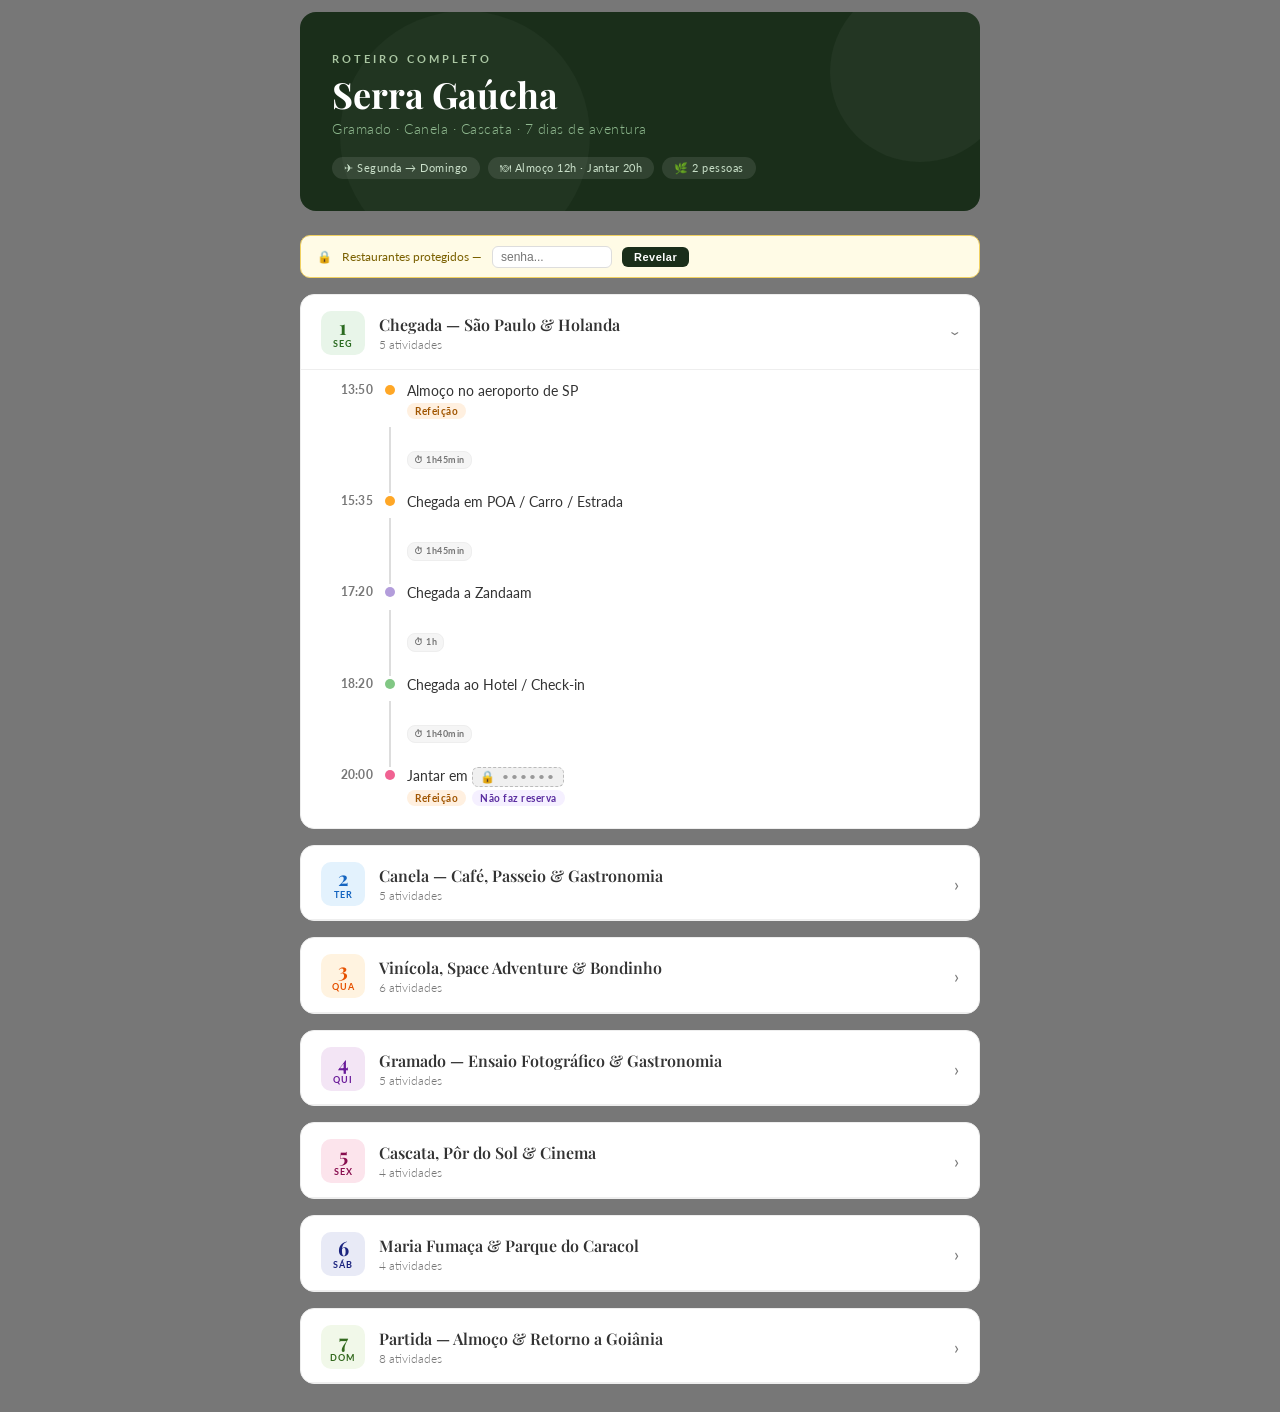
<file: index.html>
<head>
<meta name="viewport" content="width=device-width, initial-scale=1.0">
<style>
  @import url('https://fonts.googleapis.com/css2?family=Playfair+Display:wght@400;600;700&family=Lato:wght@300;400;700&display=swap');
  
  :root {
    --color-background-primary: #ffffff;
    --color-background-secondary: #f5f5f5;
    --color-text-primary: #333333;
    --color-text-secondary: #777777;
    --color-border-secondary: #dddddd;
    --color-border-tertiary: #eeeeee;
  }

  *, *::before, *::after { box-sizing: border-box; }

  body { background: #777777; margin: 0; padding: 12px; }

  .rt-wrap { font-family: 'Lato', sans-serif; color: var(--color-text-primary); max-width: 680px; margin: 0 auto; width: 100%; }

  .rt-header {
    background: #1a2e1a; border-radius: 16px; padding: 2.5rem 2rem 2rem;
    margin-bottom: 1.5rem; position: relative; overflow: hidden;
  }
  .rt-header::before { content:''; position:absolute; top:-30px; right:-30px; width:180px; height:180px; border-radius:50%; background:rgba(255,255,255,0.04); }
  .rt-header::after { content:''; position:absolute; bottom:-50px; left:40px; width:250px; height:250px; border-radius:50%; background:rgba(255,255,255,0.03); }
  .rt-header-label { font-size:11px; font-weight:700; letter-spacing:3px; color:#a8c5a0; text-transform:uppercase; margin-bottom:0.5rem; }
  .rt-header-title { font-family:'Playfair Display',serif; font-size:36px; font-weight:700; color:#fff; margin:0 0 0.25rem; line-height:1.2; }
  .rt-header-sub { font-size:14px; color:#8db88d; font-weight:300; letter-spacing:0.5px; }
  .rt-header-tags { display:flex; gap:8px; margin-top:1.25rem; flex-wrap:wrap; }
  .rt-tag { background:rgba(255,255,255,0.1); color:#c8dfc8; font-size:11px; padding:4px 12px; border-radius:20px; font-weight:400; letter-spacing:0.5px; }

  .rt-day-card { background:var(--color-background-primary); border:0.5px solid var(--color-border-tertiary); border-radius:14px; margin-bottom:1rem; overflow:hidden; }
  .rt-day-header { display:flex; align-items:center; gap:14px; padding:1rem 1.25rem 0.85rem; border-bottom:0.5px solid var(--color-border-tertiary); cursor:pointer; user-select:none; }
  .rt-day-badge { width:44px; height:44px; border-radius:10px; display:flex; flex-direction:column; align-items:center; justify-content:center; flex-shrink:0; }
  .rt-day-badge .day-num { font-family:'Playfair Display',serif; font-size:20px; font-weight:700; line-height:1; }
  .rt-day-badge .day-abbr { font-size:9px; font-weight:700; letter-spacing:1px; text-transform:uppercase; margin-top:1px; }
  .rt-day-info { flex:1; }
  .rt-day-name { font-family:'Playfair Display',serif; font-size:16px; font-weight:600; margin:0 0 2px; }
  .rt-day-count { font-size:12px; color:var(--color-text-secondary); font-weight:300; }
  .rt-chevron { font-size:18px; color:var(--color-text-secondary); transition:transform 0.2s; display:inline-block; }
  .rt-chevron.open { transform:rotate(90deg); }

  .rt-events { padding:0.75rem 1.25rem 0.85rem; display:none; }
  .rt-events.open { display:block; }

  /* Each event row */
  .rt-event { display:flex; gap:12px; align-items:flex-start; }

  /* Connector between events */
  .rt-connector {
    display:flex; gap:12px; align-items:center;
    padding: 0 0;
  }

  .rt-time-col { min-width:52px; text-align:right; flex-shrink:0; }
  .rt-time { font-size:12px; font-weight:700; color:var(--color-text-secondary); letter-spacing:0.3px; }

  .rt-connector-time-col { min-width:52px; flex-shrink:0; }

  /* Dot + line column */
  .rt-dot-col { display:flex; flex-direction:column; align-items:center; flex-shrink:0; padding-top:3px; }
  .rt-dot { width:10px; height:10px; border-radius:50%; flex-shrink:0; }

  /* Connector vertical section */
  .rt-connector-dot-col {
    display:flex; flex-direction:column; align-items:center; flex-shrink:0;
    width:10px;
  }
  .rt-connector-line {
    width:1.5px; height:22px; background: var(--color-border-secondary);
  }
  .rt-connector-badge {
    font-size:9px; font-weight:700; letter-spacing:0.5px;
    color: var(--color-text-secondary);
    background: var(--color-background-secondary);
    border: 0.5px solid var(--color-border-tertiary);
    border-radius: 8px;
    padding: 2px 6px;
    white-space: nowrap;
    line-height:1.4;
  }
  .rt-connector-line-bottom {
    width:1.5px; height:22px; background: var(--color-border-secondary);
  }
  .rt-connector-mid {
    display:flex; align-items:center; gap:8px; flex:1; padding: 2px 0;
  }

  .rt-event-info { flex:1; padding-bottom: 4px; }
  .rt-event-name { font-size:13.5px; font-weight:400; margin:0 0 3px; color:var(--color-text-primary); line-height:1.35; }
  .rt-event-meta { display:flex; gap:6px; align-items:center; flex-wrap:wrap; margin-bottom:4px; }

  .rt-pill { font-size:10px; font-weight:700; padding:2px 8px; border-radius:20px; letter-spacing:0.5px; }
  .pill-meal { background:#fff0e0; color:#a05500; }
  .pill-prime-qr { background:#e6f0ff; color:#1a4fa0; }
  .pill-reserved { background:#f0f9ef; color:#2a6a20; }
  .pill-free { background:#f5f0ff; color:#5a2da0; }

  .rt-subitems { margin-top:6px; padding-left:4px; }
  .rt-subitem-toggle { font-size:11px; color:var(--color-text-secondary); cursor:pointer; display:flex; align-items:center; gap:4px; margin-bottom:4px; user-select:none; }
  .rt-subitem-toggle:hover { color:var(--color-text-primary); }
  .rt-subitem-toggle .sub-chevron { font-size:10px; display:inline-block; transition:transform 0.15s; }
  .rt-subitem-toggle .sub-chevron.open { transform:rotate(90deg); }
  .rt-subitem-list { display:none; padding:4px 0 2px 12px; border-left:2px solid var(--color-border-tertiary); }
  .rt-subitem-list.open { display:block; }
  .rt-subitem { font-size:12px; color:var(--color-text-secondary); padding:3px 0; display:flex; align-items:center; gap:6px; }
  .rt-subitem::before { content:''; width:5px; height:5px; border-radius:50%; background:var(--color-border-secondary); flex-shrink:0; }

  .rt-footer { background:var(--color-background-secondary); border-radius:12px; padding:1rem 1.25rem; display:flex; justify-content:space-between; align-items:center; border:0.5px solid var(--color-border-tertiary); }
  .rt-footer-label { font-size:12px; color:var(--color-text-secondary); }
  .rt-footer-val { font-size:18px; font-weight:700; font-family:'Playfair Display',serif; }

  .day1 .rt-day-badge { background:#e8f5e9; } .day1 .day-num,.day1 .day-abbr { color:#2a6a20; }
  .day2 .rt-day-badge { background:#e3f2fd; } .day2 .day-num,.day2 .day-abbr { color:#1565c0; }
  .day3 .rt-day-badge { background:#fff3e0; } .day3 .day-num,.day3 .day-abbr { color:#e65100; }
  .day4 .rt-day-badge { background:#f3e5f5; } .day4 .day-num,.day4 .day-abbr { color:#6a1b9a; }
  .day5 .rt-day-badge { background:#fce4ec; } .day5 .day-num,.day5 .day-abbr { color:#880e4f; }
  .day6 .rt-day-badge { background:#e8eaf6; } .day6 .day-num,.day6 .day-abbr { color:#1a237e; }
  .day7 .rt-day-badge { background:#f1f8e9; } .day7 .day-num,.day7 .day-abbr { color:#33691e; }

  .dot-morning { background:#64b5f6; } .dot-lunch { background:#ffa726; }
  .dot-afternoon { background:#81c784; } .dot-dinner { background:#f06292; }
  .dot-activity { background:#b39ddb; }

  .rt-restaurant {
    display: inline;
    position: relative;
  }
  .rt-restaurant.locked .rt-rest-name {
    display: none;
  }
  .rt-restaurant.locked .rt-rest-hidden {
    display: inline-flex;
    align-items: center;
    gap: 4px;
    background: #f0f0f0;
    border: 1px dashed #bbb;
    border-radius: 6px;
    padding: 1px 7px;
    font-size: 12px;
    color: #999;
    cursor: pointer;
    user-select: none;
    letter-spacing: 2px;
    transition: background 0.15s;
  }
  .rt-restaurant.locked .rt-rest-hidden:hover {
    background: #e4e4e4;
    color: #666;
  }
  .rt-restaurant.unlocked .rt-rest-name {
    display: inline;
    color: #1a6a3a;
    font-weight: 600;
  }
  .rt-restaurant.unlocked .rt-rest-hidden {
    display: none;
  }

  .rt-lock-bar {
    display: flex;
    align-items: center;
    gap: 10px;
    background: #fffbe6;
    border: 0.5px solid #f0d060;
    border-radius: 10px;
    padding: 0.6rem 1rem;
    margin-bottom: 1rem;
    font-size: 12px;
    color: #7a6000;
  }
  .rt-lock-bar.open-state {
    background: #f0faf0;
    border-color: #6abf6a;
    color: #2a6a20;
  }
  .rt-lock-bar input {
    border: 0.5px solid #ddd;
    border-radius: 6px;
    padding: 3px 8px;
    font-size: 12px;
    outline: none;
    width: 120px;
    background: #fff;
    color: #333;
  }
  .rt-lock-bar button {
    background: #1a2e1a;
    color: #fff;
    border: none;
    border-radius: 6px;
    padding: 4px 12px;
    font-size: 11px;
    cursor: pointer;
    font-weight: 700;
    letter-spacing: 0.5px;
  }
  .rt-lock-bar button:hover { background: #2a4a2a; }
  .rt-lock-err { color: #c0392b; font-size: 11px; margin-left: 4px; }

  @media (prefers-color-scheme: dark) {
    .rt-restaurant.locked .rt-rest-hidden {
      background: #2a2a2a;
      border-color: #555;
      color: #777;
    }
    .rt-restaurant.locked .rt-rest-hidden:hover {
      background: #333;
      color: #aaa;
    }
    .rt-restaurant.unlocked .rt-rest-name { color: #7ed97a; }
    .rt-lock-bar { background: #2a2500; border-color: #6a5500; color: #d4a800; }
    .rt-lock-bar.open-state { background: #0a2a08; border-color: #3a8a3a; color: #7ed97a; }
    .rt-lock-bar input { background: #1a1a1a; border-color: #444; color: #eee; }
    .rt-lock-bar button { background: #2a4a2a; }
  }

  @media (prefers-color-scheme: dark) {
    .pill-meal { background:#3d2000; color:#ffc870; }
    .pill-prime-qr { background:#001a4d; color:#7fb3ff; }
    .pill-reserved { background:#0a2a08; color:#7ed97a; }
    .pill-free { background:#1a0a3d; color:#c4a0ff; }
    .rt-header { background:#0f1a0f; }
    .day1 .rt-day-badge { background:#0a2a08; } .day1 .day-num,.day1 .day-abbr { color:#7ed97a; }
    .day2 .rt-day-badge { background:#001a3d; } .day2 .day-num,.day2 .day-abbr { color:#7fb3ff; }
    .day3 .rt-day-badge { background:#3d1a00; } .day3 .day-num,.day3 .day-abbr { color:#ffb74d; }
    .day4 .rt-day-badge { background:#2a0a3d; } .day4 .day-num,.day4 .day-abbr { color:#ce93d8; }
    .day5 .rt-day-badge { background:#3d0015; } .day5 .day-num,.day5 .day-abbr { color:#f48fb1; }
    .day6 .rt-day-badge { background:#0a0f3d; } .day6 .day-num,.day6 .day-abbr { color:#9fa8da; }
    .day7 .rt-day-badge { background:#152800; } .day7 .day-num,.day7 .day-abbr { color:#aed581; }
  }
  @media (max-width: 520px) {
    body { padding: 8px; background: #e8e8e8; }

    .rt-header { padding: 1.4rem 1.1rem 1.1rem; border-radius: 12px; margin-bottom: 0.9rem; }
    .rt-header-title { font-size: 26px; }
    .rt-header-sub { font-size: 12px; }
    .rt-header-tags { gap: 5px; margin-top: 0.8rem; }
    .rt-tag { font-size: 10px; padding: 3px 9px; }

    .rt-lock-bar { flex-wrap: wrap; gap: 6px; padding: 0.5rem 0.75rem; }
    .rt-lock-bar input { width: 100px; font-size: 14px; }

    .rt-day-card { border-radius: 11px; margin-bottom: 0.65rem; }
    .rt-day-header { padding: 0.8rem 0.9rem; gap: 10px; }
    .rt-day-badge { width: 38px; height: 38px; border-radius: 8px; }
    .rt-day-badge .day-num { font-size: 17px; }
    .rt-day-name { font-size: 14px; }
    .rt-day-count { font-size: 11px; }

    .rt-events { padding: 0.5rem 0.9rem 0.7rem; }
    .rt-time-col { min-width: 40px; }
    .rt-connector-time-col { min-width: 40px; }
    .rt-time { font-size: 11px; }
    .rt-event-name { font-size: 12.5px; }
    .rt-pill { font-size: 9px; padding: 2px 6px; }
    .rt-connector-badge { font-size: 9px; padding: 2px 5px; }

    .rt-footer { flex-direction: column; align-items: flex-start; gap: 8px; padding: 0.8rem 0.9rem; }
    .rt-footer > div:last-child { text-align: left !important; }
  }
</style>
</head>
<body>
<div class="rt-wrap">
  <div class="rt-header">
    <div class="rt-header-label">Roteiro completo</div>
    <div class="rt-header-title">Serra Gaúcha</div>
    <div class="rt-header-sub">Gramado · Canela · Cascata · 7 dias de aventura</div>
    <div class="rt-header-tags">
      <span class="rt-tag">✈ Segunda → Domingo</span>
      <span class="rt-tag">🍽 Almoço 12h · Jantar 20h</span>
      <span class="rt-tag">🌿 2 pessoas</span>
    </div>
  </div>

  <div class="rt-lock-bar" id="lock-bar">
    <span id="lock-icon">🔒</span>
    <span id="lock-msg">Restaurantes protegidos —</span>
    <input type="password" id="lock-input" placeholder="senha..." onkeydown="if(event.key==='Enter')tryUnlock()" />
    <button onclick="tryUnlock()">Revelar</button>
    <span class="rt-lock-err" id="lock-err"></span>
  </div>

  <div id="days-container"></div>

  <!-- <div class="rt-footer">
    <div>
      <div class="rt-footer-label">Gasto total estimado (x2)</div>
      <div class="rt-footer-val">R$ 4.010</div>
    </div>
    <div style="text-align:right">
      <div class="rt-footer-label">Reservados</div>
      <div class="rt-footer-val" style="font-size:13px;font-weight:400;">Olivas · 1835 · St Gallen · Cara de Mau · Fumaça</div>
    </div>
  </div> -->
</div>
</body>
<script>
const SENHA = "20260726@bocaaberta";
let unlocked = false;

function tryUnlock() {
  const val = document.getElementById('lock-input').value;
  const err = document.getElementById('lock-err');
  if (val === SENHA) {
    unlocked = true;
    document.querySelectorAll('.rt-restaurant').forEach(el => {
      el.classList.remove('locked');
      el.classList.add('unlocked');
    });
    const bar = document.getElementById('lock-bar');
    bar.classList.add('open-state');
    document.getElementById('lock-icon').textContent = '🔓';
    document.getElementById('lock-msg').textContent = 'Restaurantes revelados!';
    document.getElementById('lock-input').style.display = 'none';
    document.querySelector('#lock-bar button').style.display = 'none';
    err.textContent = '';
  } else {
    err.textContent = 'senha incorreta';
    document.getElementById('lock-input').value = '';
  }
}

function wrapRestaurant(name) {
  return `<span class="rt-restaurant locked" onclick="hintUnlock(this)">` +
    `<span class="rt-rest-name">${name}</span>` +
    `<span class="rt-rest-hidden" title="clique para desbloquear">🔒 ••••••</span>` +
    `</span>`;
}

function hintUnlock(el) {
  if (!unlocked) {
    document.getElementById('lock-input').focus();
  }
}

const RESTAURANTES = [
  "Carne e Osso", "Irlandês", "IL Piacere", "O Maquinista",
  "St Gallen", "Quintanilha", "Cara de Mau", "1835 Carne e Brasa",
  "Chama de Fogo", "Récolte"
];

function protectEventName(name) {
  let result = name;
  RESTAURANTES.forEach(r => {
    if (result.includes(r)) {
      result = result.replace(r, wrapRestaurant(r));
    }
  });
  return result;
}

const pillLabels = { meal:"Refeição", primeQr:"Prime / QR", reserved:"Reservado", free:"Não faz reserva", reserve: "Reservar" };
const pillClasses = { meal:"pill-meal", primeQr:"pill-prime-qr", reserved:"pill-reserved", free:"pill-free", reserve:"pill-prime-qr" };

const days = [
  {
    n:1, abbr:"SEG", cls:"day1", name:"Chegada — São Paulo & Holanda",
    events:[
      { time:"13:50", name:"Almoço no aeroporto de SP", pills:["meal"], dot:"dot-lunch", subs:[] },
      { time:"15:35", name:"Chegada em POA / Carro / Estrada", pills:[], dot:"dot-lunch", subs:[] },
      { time:"17:20", name:"Chegada a Zandaam", pills:[], dot:"dot-activity", subs:[] },
      { time:"18:20", name:"Chegada ao Hotel / Check-in", pills:[], dot:"dot-afternoon", subs:[] },
      { time:"20:00", name:"Jantar em Carne e Osso", pills:["meal", "free"], dot:"dot-dinner", subs:[] },
    ]
  },
  {
    n:2, abbr:"TER", cls:"day2", name:"Canela — Café, Passeio & Gastronomia",
    events:[
      { time:"09:00", name:"Café da manhã no Hotel", pills:[], dot:"dot-morning", subs:[] },
      { time:"10:00", name:"Conhecer Canela — centro histórico", pills:[], dot:"dot-activity",
        subs:["Parque do Pinheiro Grosso","Catedral de Pedra","Largo da Fama","Praça João Corrêa","Rua Coberta"] },
      { time:"12:00", name:"Almoço no Irlandês", pills:["meal","free"], dot:"dot-lunch", subs:[] },
      { time:"14:30", name:"Olivas de Gramado", pills:["reserved","primeQr"], dot:"dot-afternoon", subs:[] },
      { time:"21:00", name:"Jantar em IL Piacere", pills:["meal","reserve"], dot:"dot-dinner", subs:[] },
    ]
  },
  {
    n:3, abbr:"QUA", cls:"day3", name:"Vinícola, Space Adventure & Bondinho",
    events:[
      { time:"08:30", name:"Café da manhã no Hotel", pills:[], dot:"dot-morning", subs:[] },
      { time:"09:30", name:"Vinícola Jolimont — tour & degustação", pills:["primeQr"], dot:"dot-morning", subs:[] },
      { time:"12:00", name:"Almoço em O Maquinista", pills:["meal","free"], dot:"dot-lunch", subs:[] },
      { time:"14:30", name:"Space Adventure", pills:["primeQr"], dot:"dot-activity", subs:[] },
      { time:"16:30", name:"Bondinho da Cascata", pills:[], dot:"dot-afternoon", subs:[] },
      { time:"21:30", name:"Jantar em St Gallen", pills:["meal","reserved"], dot:"dot-dinner", subs:[] },
    ]
  },
  {
    n:4, abbr:"QUI", cls:"day4", name:"Gramado — Ensaio Fotográfico & Gastronomia",
    events:[
      { time:"08:30", name:"Café da manhã no Hotel", pills:[], dot:"dot-morning", subs:[] },
      { time:"09:30", name:"Ensaio fotográfico — Gramado", pills:["reserved"], dot:"dot-morning", subs:[] },
      { time:"12:30", name:"Almoço em Quintanilha", pills:["meal","primeQr", "reserve"], dot:"dot-lunch", subs:[] },
      { time:"14:00", name:"Cristais de Gramado", pills:["primeQr"], dot:"dot-activity", subs:[] },
      { time:"21:30", name:"Jantar em Cara de Mau", pills:["meal","reserved","primeQr"], dot:"dot-dinner", subs:[] },
    ]
  },
  {
    n:5, abbr:"SEX", cls:"day5", name:"Cascata, Pôr do Sol & Cinema",
    events:[
      { time:"09:30", name:"Café da manhã no Hotel", pills:[], dot:"dot-morning", subs:[] },
      { time:"12:00", name:"Almoço em 1835 Carne e Brasa", pills:["meal", "reserved"], dot:"dot-lunch", subs:[] },
      { time:"14:30", name:"Conhecer Gramado — centro & lojas", pills:[], dot:"dot-afternoon",
        subs:["Rua Coberta de Gramado","Lago Negro","Mini Mundo","Hollywood Dream Cars","Rua Garibaldi"] },      
      { time:"21:00", name:"Assistir Homem-Aranha", pills:[], dot:"dot-activity", subs:[] },
    ]
  },
  {
    n:6, abbr:"SÁB", cls:"day6", name:"Maria Fumaça & Parque do Caracol",
    events:[
      { time:"06:00", name:"Maria Fumaça — passeio reservado", pills:["reserved"], dot:"dot-activity", subs:[] },
      { time:"12:30", name:"Almoço - passeio Maria Fumaça", pills:["meal"], dot:"dot-lunch", subs:[] },
      { time:"19:30", name:"Chegada Hotel", pills:[], dot:"dot-afternoon", subs:[] },
      { time:"21:00", name:"Jantar em Chama de Fogo", pills:["meal", "reserve"], dot:"dot-dinner", subs:[] },
    ]
  },
  {
    n:7, abbr:"DOM", cls:"day7", name:"Partida — Almoço & Retorno a Goiânia",
    events:[
      { time:"09:00", name:"Manhã tranquila — preparar malas", pills:[], dot:"dot-morning", subs:[] },
      { time:"09:30", name:"Café da manhã no Hotel", pills:["meal"], dot:"dot-morning", subs:[] },
      { time:"12:00", name:"Almoço em Récolte", pills:["meal", "free", "primeQr"], dot:"dot-lunch", subs:[] },
      { time:"14:30", name:"Lanche de despedida", pills:[], dot:"dot-afternoon", subs:[] },
      { time:"15:00", name:"Transito ao aeroporto", pills:[], dot:"dot-activity", subs:[] },
      { time:"18:00", name:"Chegada ao aeroporto POA (embarque 18:30)", pills:["meal"], dot:"dot-dinner", subs:[] },
      { time:"22:00", name:"Jantar no aeroporto de SP — chegada", pills:["meal"], dot:"dot-dinner", subs:[] },
      { time:"00:00", name:"Chegada a Goiânia", pills:[], dot:"dot-dinner", subs:[] },
    ]
  }
];

function parseTime(t) {
  const [h, m] = t.split(':').map(Number);
  return h * 60 + m;
}

function formatInterval(mins) {
  if (mins < 60) return `${mins}min`;
  const h = Math.floor(mins / 60);
  const m = mins % 60;
  return m === 0 ? `${h}h` : `${h}h${m}min`;
}

function buildSubitems(subs, evIdx, dayIdx) {
  if (!subs || subs.length === 0) return '';
  const uid = `sub-${dayIdx}-${evIdx}`;
  const items = subs.map(s => `<div class="rt-subitem">${s}</div>`).join('');
  return `
    <div class="rt-subitems">
      <div class="rt-subitem-toggle" onclick="toggleSub('${uid}', this)">
        <span class="sub-chevron">›</span> ${subs.length} pontos para visitar
      </div>
      <div class="rt-subitem-list" id="${uid}">${items}</div>
    </div>`;
}

const container = document.getElementById('days-container');

days.forEach((day, di) => {
  const card = document.createElement('div');
  card.className = `rt-day-card ${day.cls}`;

  const header = document.createElement('div');
  header.className = 'rt-day-header';
  header.innerHTML = `
    <div class="rt-day-badge">
      <span class="day-num">${day.n}</span>
      <span class="day-abbr">${day.abbr}</span>
    </div>
    <div class="rt-day-info">
      <div class="rt-day-name">${day.name}</div>
      <div class="rt-day-count">${day.events.length} atividades</div>
    </div>
    <span class="rt-chevron">›</span>`;

  const eventsDiv = document.createElement('div');
  eventsDiv.className = 'rt-events';

  day.events.forEach((ev, ei) => {
    const isLast = ei === day.events.length - 1;
    const pillsHtml = ev.pills.map(p => `<span class="rt-pill ${pillClasses[p]}">${pillLabels[p]}</span>`).join('');
    const subsHtml = buildSubitems(ev.subs, ei, di);

    // Event row
    const evRow = document.createElement('div');
    evRow.className = 'rt-event';
    evRow.innerHTML = `
      <div class="rt-time-col"><div class="rt-time">${ev.time}</div></div>
      <div class="rt-dot-col">
        <div class="rt-dot ${ev.dot}"></div>
      </div>
      <div class="rt-event-info">
        <div class="rt-event-name">${protectEventName(ev.name)}</div>
        ${pillsHtml ? `<div class="rt-event-meta">${pillsHtml}</div>` : ''}
        ${subsHtml}
      </div>`;
    eventsDiv.appendChild(evRow);

    // Connector between events
    if (!isLast) {
      const nextTime = parseTime(day.events[ei + 1].time);
      const curTime = parseTime(ev.time);
      const diff = nextTime - curTime;
      const label = diff > 0 ? formatInterval(diff) : '—';

      const conn = document.createElement('div');
      conn.className = 'rt-connector';
      conn.innerHTML = `
        <div class="rt-connector-time-col"></div>
        <div class="rt-connector-dot-col">
          <div class="rt-connector-line"></div>
          <div class="rt-connector-line"></div>
          <div class="rt-connector-line"></div>
        </div>
        <div class="rt-connector-mid">
          <span class="rt-connector-badge">⏱ ${label}</span>
        </div>`;
      eventsDiv.appendChild(conn);
    }
  });

  header.addEventListener('click', () => {
    const chevron = header.querySelector('.rt-chevron');
    const isOpen = eventsDiv.classList.contains('open');
    eventsDiv.classList.toggle('open', !isOpen);
    chevron.classList.toggle('open', !isOpen);
  });

  if (day.n === 1) {
    eventsDiv.classList.add('open');
    header.querySelector('.rt-chevron').classList.add('open');
  }

  card.appendChild(header);
  card.appendChild(eventsDiv);
  container.appendChild(card);
});

function toggleSub(uid, el) {
  const list = document.getElementById(uid);
  const chev = el.querySelector('.sub-chevron');
  const isOpen = list.classList.contains('open');
  list.classList.toggle('open', !isOpen);
  chev.classList.toggle('open', !isOpen);
}
</script>
</file>
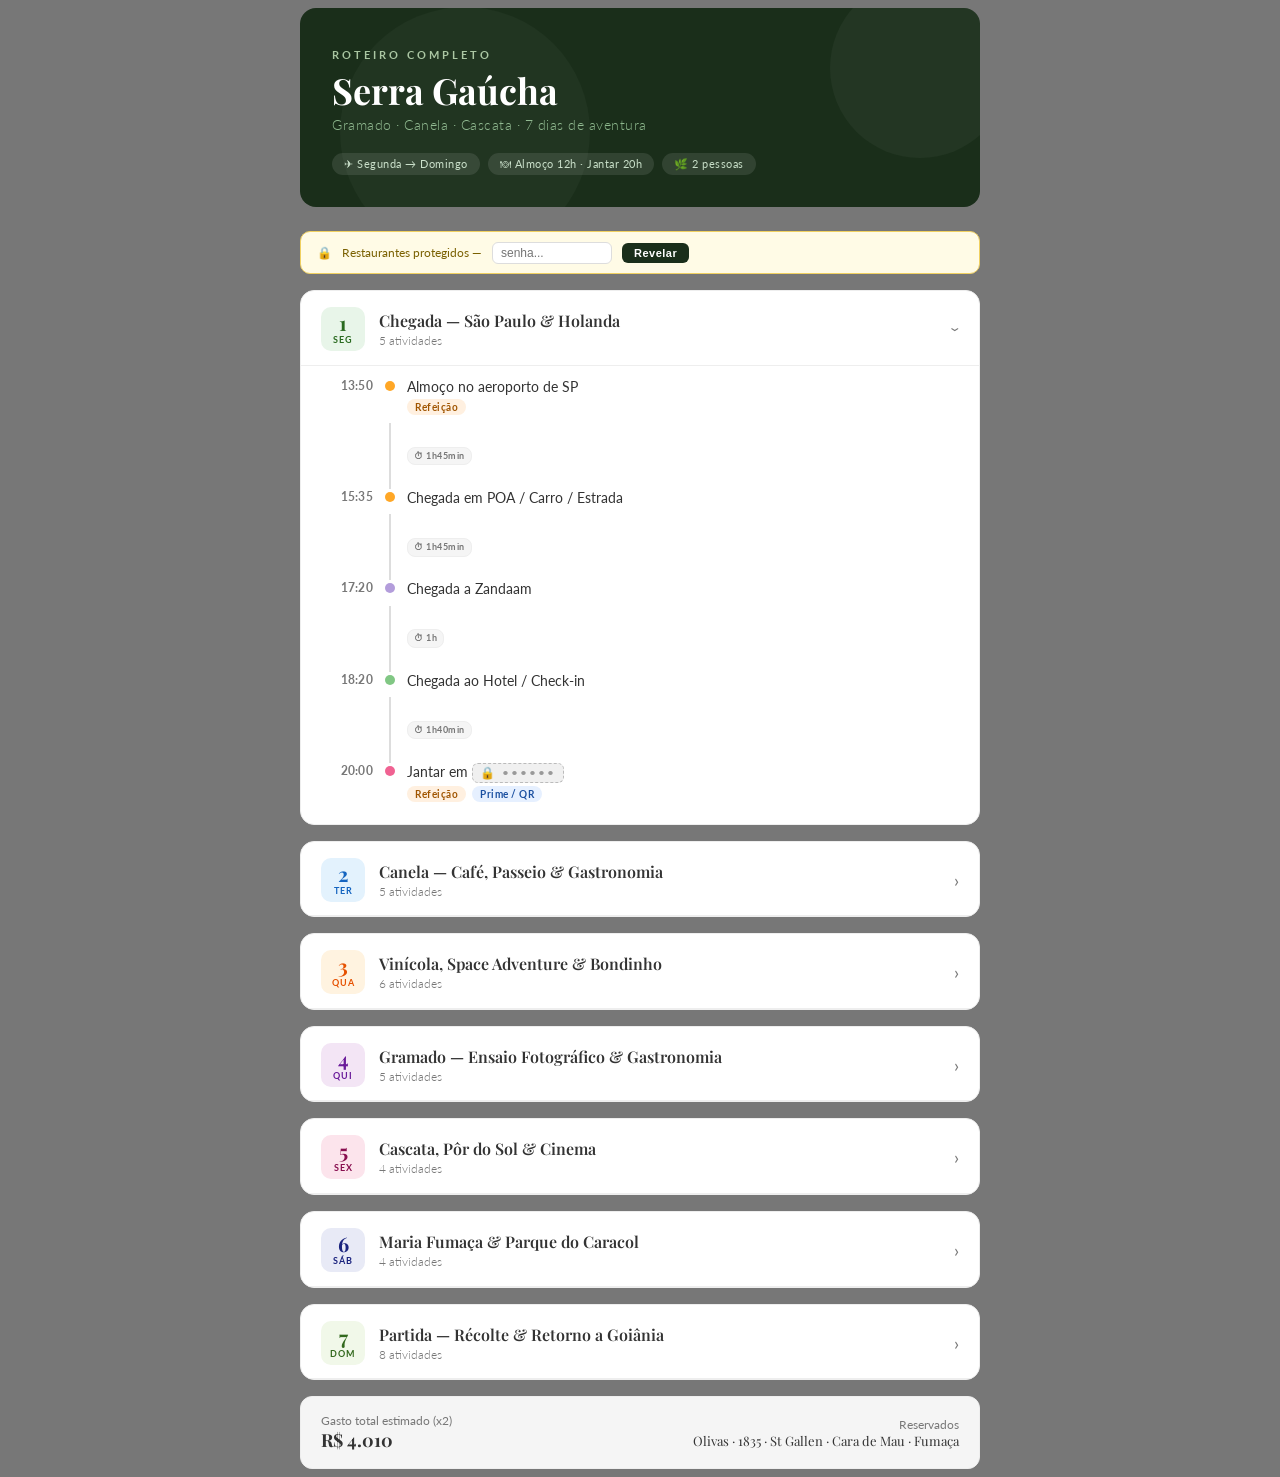
<file: roteiro_viagem_v4.html>
<head>
<style>
  @import url('https://fonts.googleapis.com/css2?family=Playfair+Display:wght@400;600;700&family=Lato:wght@300;400;700&display=swap');
  
  :root {
    --color-background-primary: #ffffff;
    --color-background-secondary: #f5f5f5;
    --color-text-primary: #333333;
    --color-text-secondary: #777777;
    --color-border-secondary: #dddddd;
    --color-border-tertiary: #eeeeee;
  }

  body { background: #777777; }

  .rt-wrap { font-family: 'Lato', sans-serif; color: var(--color-text-primary); max-width: 680px; margin: 0 auto; }

  .rt-header {
    background: #1a2e1a; border-radius: 16px; padding: 2.5rem 2rem 2rem;
    margin-bottom: 1.5rem; position: relative; overflow: hidden;
  }
  .rt-header::before { content:''; position:absolute; top:-30px; right:-30px; width:180px; height:180px; border-radius:50%; background:rgba(255,255,255,0.04); }
  .rt-header::after { content:''; position:absolute; bottom:-50px; left:40px; width:250px; height:250px; border-radius:50%; background:rgba(255,255,255,0.03); }
  .rt-header-label { font-size:11px; font-weight:700; letter-spacing:3px; color:#a8c5a0; text-transform:uppercase; margin-bottom:0.5rem; }
  .rt-header-title { font-family:'Playfair Display',serif; font-size:36px; font-weight:700; color:#fff; margin:0 0 0.25rem; line-height:1.2; }
  .rt-header-sub { font-size:14px; color:#8db88d; font-weight:300; letter-spacing:0.5px; }
  .rt-header-tags { display:flex; gap:8px; margin-top:1.25rem; flex-wrap:wrap; }
  .rt-tag { background:rgba(255,255,255,0.1); color:#c8dfc8; font-size:11px; padding:4px 12px; border-radius:20px; font-weight:400; letter-spacing:0.5px; }

  .rt-day-card { background:var(--color-background-primary); border:0.5px solid var(--color-border-tertiary); border-radius:14px; margin-bottom:1rem; overflow:hidden; }
  .rt-day-header { display:flex; align-items:center; gap:14px; padding:1rem 1.25rem 0.85rem; border-bottom:0.5px solid var(--color-border-tertiary); cursor:pointer; user-select:none; }
  .rt-day-badge { width:44px; height:44px; border-radius:10px; display:flex; flex-direction:column; align-items:center; justify-content:center; flex-shrink:0; }
  .rt-day-badge .day-num { font-family:'Playfair Display',serif; font-size:20px; font-weight:700; line-height:1; }
  .rt-day-badge .day-abbr { font-size:9px; font-weight:700; letter-spacing:1px; text-transform:uppercase; margin-top:1px; }
  .rt-day-info { flex:1; }
  .rt-day-name { font-family:'Playfair Display',serif; font-size:16px; font-weight:600; margin:0 0 2px; }
  .rt-day-count { font-size:12px; color:var(--color-text-secondary); font-weight:300; }
  .rt-chevron { font-size:18px; color:var(--color-text-secondary); transition:transform 0.2s; display:inline-block; }
  .rt-chevron.open { transform:rotate(90deg); }

  .rt-events { padding:0.75rem 1.25rem 0.85rem; display:none; }
  .rt-events.open { display:block; }

  /* Each event row */
  .rt-event { display:flex; gap:12px; align-items:flex-start; }

  /* Connector between events */
  .rt-connector {
    display:flex; gap:12px; align-items:center;
    padding: 0 0;
  }

  .rt-time-col { min-width:52px; text-align:right; flex-shrink:0; }
  .rt-time { font-size:12px; font-weight:700; color:var(--color-text-secondary); letter-spacing:0.3px; }

  .rt-connector-time-col { min-width:52px; flex-shrink:0; }

  /* Dot + line column */
  .rt-dot-col { display:flex; flex-direction:column; align-items:center; flex-shrink:0; padding-top:3px; }
  .rt-dot { width:10px; height:10px; border-radius:50%; flex-shrink:0; }

  /* Connector vertical section */
  .rt-connector-dot-col {
    display:flex; flex-direction:column; align-items:center; flex-shrink:0;
    width:10px;
  }
  .rt-connector-line {
    width:1.5px; height:22px; background: var(--color-border-secondary);
  }
  .rt-connector-badge {
    font-size:9px; font-weight:700; letter-spacing:0.5px;
    color: var(--color-text-secondary);
    background: var(--color-background-secondary);
    border: 0.5px solid var(--color-border-tertiary);
    border-radius: 8px;
    padding: 2px 6px;
    white-space: nowrap;
    line-height:1.4;
  }
  .rt-connector-line-bottom {
    width:1.5px; height:22px; background: var(--color-border-secondary);
  }
  .rt-connector-mid {
    display:flex; align-items:center; gap:8px; flex:1; padding: 2px 0;
  }

  .rt-event-info { flex:1; padding-bottom: 4px; }
  .rt-event-name { font-size:13.5px; font-weight:400; margin:0 0 3px; color:var(--color-text-primary); line-height:1.35; }
  .rt-event-meta { display:flex; gap:6px; align-items:center; flex-wrap:wrap; margin-bottom:4px; }

  .rt-pill { font-size:10px; font-weight:700; padding:2px 8px; border-radius:20px; letter-spacing:0.5px; }
  .pill-meal { background:#fff0e0; color:#a05500; }
  .pill-prime-qr { background:#e6f0ff; color:#1a4fa0; }
  .pill-reserved { background:#f0f9ef; color:#2a6a20; }
  .pill-free { background:#f5f0ff; color:#5a2da0; }

  .rt-subitems { margin-top:6px; padding-left:4px; }
  .rt-subitem-toggle { font-size:11px; color:var(--color-text-secondary); cursor:pointer; display:flex; align-items:center; gap:4px; margin-bottom:4px; user-select:none; }
  .rt-subitem-toggle:hover { color:var(--color-text-primary); }
  .rt-subitem-toggle .sub-chevron { font-size:10px; display:inline-block; transition:transform 0.15s; }
  .rt-subitem-toggle .sub-chevron.open { transform:rotate(90deg); }
  .rt-subitem-list { display:none; padding:4px 0 2px 12px; border-left:2px solid var(--color-border-tertiary); }
  .rt-subitem-list.open { display:block; }
  .rt-subitem { font-size:12px; color:var(--color-text-secondary); padding:3px 0; display:flex; align-items:center; gap:6px; }
  .rt-subitem::before { content:''; width:5px; height:5px; border-radius:50%; background:var(--color-border-secondary); flex-shrink:0; }

  .rt-footer { background:var(--color-background-secondary); border-radius:12px; padding:1rem 1.25rem; display:flex; justify-content:space-between; align-items:center; border:0.5px solid var(--color-border-tertiary); }
  .rt-footer-label { font-size:12px; color:var(--color-text-secondary); }
  .rt-footer-val { font-size:18px; font-weight:700; font-family:'Playfair Display',serif; }

  .day1 .rt-day-badge { background:#e8f5e9; } .day1 .day-num,.day1 .day-abbr { color:#2a6a20; }
  .day2 .rt-day-badge { background:#e3f2fd; } .day2 .day-num,.day2 .day-abbr { color:#1565c0; }
  .day3 .rt-day-badge { background:#fff3e0; } .day3 .day-num,.day3 .day-abbr { color:#e65100; }
  .day4 .rt-day-badge { background:#f3e5f5; } .day4 .day-num,.day4 .day-abbr { color:#6a1b9a; }
  .day5 .rt-day-badge { background:#fce4ec; } .day5 .day-num,.day5 .day-abbr { color:#880e4f; }
  .day6 .rt-day-badge { background:#e8eaf6; } .day6 .day-num,.day6 .day-abbr { color:#1a237e; }
  .day7 .rt-day-badge { background:#f1f8e9; } .day7 .day-num,.day7 .day-abbr { color:#33691e; }

  .dot-morning { background:#64b5f6; } .dot-lunch { background:#ffa726; }
  .dot-afternoon { background:#81c784; } .dot-dinner { background:#f06292; }
  .dot-activity { background:#b39ddb; }

  .rt-restaurant {
    display: inline;
    position: relative;
  }
  .rt-restaurant.locked .rt-rest-name {
    display: none;
  }
  .rt-restaurant.locked .rt-rest-hidden {
    display: inline-flex;
    align-items: center;
    gap: 4px;
    background: #f0f0f0;
    border: 1px dashed #bbb;
    border-radius: 6px;
    padding: 1px 7px;
    font-size: 12px;
    color: #999;
    cursor: pointer;
    user-select: none;
    letter-spacing: 2px;
    transition: background 0.15s;
  }
  .rt-restaurant.locked .rt-rest-hidden:hover {
    background: #e4e4e4;
    color: #666;
  }
  .rt-restaurant.unlocked .rt-rest-name {
    display: inline;
    color: #1a6a3a;
    font-weight: 600;
  }
  .rt-restaurant.unlocked .rt-rest-hidden {
    display: none;
  }

  .rt-lock-bar {
    display: flex;
    align-items: center;
    gap: 10px;
    background: #fffbe6;
    border: 0.5px solid #f0d060;
    border-radius: 10px;
    padding: 0.6rem 1rem;
    margin-bottom: 1rem;
    font-size: 12px;
    color: #7a6000;
  }
  .rt-lock-bar.open-state {
    background: #f0faf0;
    border-color: #6abf6a;
    color: #2a6a20;
  }
  .rt-lock-bar input {
    border: 0.5px solid #ddd;
    border-radius: 6px;
    padding: 3px 8px;
    font-size: 12px;
    outline: none;
    width: 120px;
    background: #fff;
    color: #333;
  }
  .rt-lock-bar button {
    background: #1a2e1a;
    color: #fff;
    border: none;
    border-radius: 6px;
    padding: 4px 12px;
    font-size: 11px;
    cursor: pointer;
    font-weight: 700;
    letter-spacing: 0.5px;
  }
  .rt-lock-bar button:hover { background: #2a4a2a; }
  .rt-lock-err { color: #c0392b; font-size: 11px; margin-left: 4px; }

  @media (prefers-color-scheme: dark) {
    .rt-restaurant.locked .rt-rest-hidden {
      background: #2a2a2a;
      border-color: #555;
      color: #777;
    }
    .rt-restaurant.locked .rt-rest-hidden:hover {
      background: #333;
      color: #aaa;
    }
    .rt-restaurant.unlocked .rt-rest-name { color: #7ed97a; }
    .rt-lock-bar { background: #2a2500; border-color: #6a5500; color: #d4a800; }
    .rt-lock-bar.open-state { background: #0a2a08; border-color: #3a8a3a; color: #7ed97a; }
    .rt-lock-bar input { background: #1a1a1a; border-color: #444; color: #eee; }
    .rt-lock-bar button { background: #2a4a2a; }
  }

  @media (prefers-color-scheme: dark) {
    .pill-meal { background:#3d2000; color:#ffc870; }
    .pill-prime-qr { background:#001a4d; color:#7fb3ff; }
    .pill-reserved { background:#0a2a08; color:#7ed97a; }
    .pill-free { background:#1a0a3d; color:#c4a0ff; }
    .rt-header { background:#0f1a0f; }
    .day1 .rt-day-badge { background:#0a2a08; } .day1 .day-num,.day1 .day-abbr { color:#7ed97a; }
    .day2 .rt-day-badge { background:#001a3d; } .day2 .day-num,.day2 .day-abbr { color:#7fb3ff; }
    .day3 .rt-day-badge { background:#3d1a00; } .day3 .day-num,.day3 .day-abbr { color:#ffb74d; }
    .day4 .rt-day-badge { background:#2a0a3d; } .day4 .day-num,.day4 .day-abbr { color:#ce93d8; }
    .day5 .rt-day-badge { background:#3d0015; } .day5 .day-num,.day5 .day-abbr { color:#f48fb1; }
    .day6 .rt-day-badge { background:#0a0f3d; } .day6 .day-num,.day6 .day-abbr { color:#9fa8da; }
    .day7 .rt-day-badge { background:#152800; } .day7 .day-num,.day7 .day-abbr { color:#aed581; }
  }
</style>
</head>
<body>
<div class="rt-wrap">
  <div class="rt-header">
    <div class="rt-header-label">Roteiro completo</div>
    <div class="rt-header-title">Serra Gaúcha</div>
    <div class="rt-header-sub">Gramado · Canela · Cascata · 7 dias de aventura</div>
    <div class="rt-header-tags">
      <span class="rt-tag">✈ Segunda → Domingo</span>
      <span class="rt-tag">🍽 Almoço 12h · Jantar 20h</span>
      <span class="rt-tag">🌿 2 pessoas</span>
    </div>
  </div>

  <div class="rt-lock-bar" id="lock-bar">
    <span id="lock-icon">🔒</span>
    <span id="lock-msg">Restaurantes protegidos —</span>
    <input type="password" id="lock-input" placeholder="senha..." onkeydown="if(event.key==='Enter')tryUnlock()" />
    <button onclick="tryUnlock()">Revelar</button>
    <span class="rt-lock-err" id="lock-err"></span>
  </div>

  <div id="days-container"></div>

  <div class="rt-footer">
    <div>
      <div class="rt-footer-label">Gasto total estimado (x2)</div>
      <div class="rt-footer-val">R$ 4.010</div>
    </div>
    <div style="text-align:right">
      <div class="rt-footer-label">Reservados</div>
      <div class="rt-footer-val" style="font-size:13px;font-weight:400;">Olivas · 1835 · St Gallen · Cara de Mau · Fumaça</div>
    </div>
  </div>
</div>
</body>
<script>
const SENHA = "serragaucha";
let unlocked = false;

function tryUnlock() {
  const val = document.getElementById('lock-input').value;
  const err = document.getElementById('lock-err');
  if (val === SENHA) {
    unlocked = true;
    document.querySelectorAll('.rt-restaurant').forEach(el => {
      el.classList.remove('locked');
      el.classList.add('unlocked');
    });
    const bar = document.getElementById('lock-bar');
    bar.classList.add('open-state');
    document.getElementById('lock-icon').textContent = '🔓';
    document.getElementById('lock-msg').textContent = 'Restaurantes revelados!';
    document.getElementById('lock-input').style.display = 'none';
    document.querySelector('#lock-bar button').style.display = 'none';
    err.textContent = '';
  } else {
    err.textContent = 'senha incorreta';
    document.getElementById('lock-input').value = '';
  }
}

function wrapRestaurant(name) {
  return `<span class="rt-restaurant locked" onclick="hintUnlock(this)">` +
    `<span class="rt-rest-name">${name}</span>` +
    `<span class="rt-rest-hidden" title="clique para desbloquear">🔒 ••••••</span>` +
    `</span>`;
}

function hintUnlock(el) {
  if (!unlocked) {
    document.getElementById('lock-input').focus();
  }
}

const RESTAURANTES = [
  "Carne e Osso", "Irlandês", "IL Piacere", "O Maquinista",
  "St Gallen", "Quintanilha", "Cara de Mau", "1835 Carne e Brasa",
  "Chama de Fogo", "Récolte", "Olivas"
];

function protectEventName(name) {
  let result = name;
  RESTAURANTES.forEach(r => {
    if (result.includes(r)) {
      result = result.replace(r, wrapRestaurant(r));
    }
  });
  return result;
}

const pillLabels = { meal:"Refeição", primeQr:"Prime / QR", reserved:"Reservado", free:"Sem reserva" };
const pillClasses = { meal:"pill-meal", primeQr:"pill-prime-qr", reserved:"pill-reserved", free:"pill-free" };

const days = [
  {
    n:1, abbr:"SEG", cls:"day1", name:"Chegada — São Paulo & Holanda",
    events:[
      { time:"13:50", name:"Almoço no aeroporto de SP", pills:["meal"], dot:"dot-lunch", subs:[] },
      { time:"15:35", name:"Chegada em POA / Carro / Estrada", pills:[], dot:"dot-lunch", subs:[] },
      { time:"17:20", name:"Chegada a Zandaam", pills:[], dot:"dot-activity", subs:[] },
      { time:"18:20", name:"Chegada ao Hotel / Check-in", pills:[], dot:"dot-afternoon", subs:[] },
      { time:"20:00", name:"Jantar em Carne e Osso", pills:["meal", "primeQr"], dot:"dot-dinner", subs:[] },
    ]
  },
  {
    n:2, abbr:"TER", cls:"day2", name:"Canela — Café, Passeio & Gastronomia",
    events:[
      { time:"09:00", name:"Café da manhã no Hotel", pills:["meal"], dot:"dot-morning", subs:[] },
      { time:"10:00", name:"Conhecer Canela — centro histórico", pills:[], dot:"dot-activity",
        subs:["Parque do Pinheiro Grosso","Catedral de Pedra","Largo da Fama","Praça João Corrêa","Rua Coberta"] },
      { time:"12:00", name:"Almoço no Irlandês", pills:["meal","free"], dot:"dot-lunch", subs:[] },
      { time:"14:30", name:"Olivas — experiência reservada", pills:["reserved","primeQr"], dot:"dot-afternoon", subs:[] },
      { time:"21:00", name:"Jantar em IL Piacere", pills:["meal","free"], dot:"dot-dinner", subs:[] },
    ]
  },
  {
    n:3, abbr:"QUA", cls:"day3", name:"Vinícola, Space Adventure & Bondinho",
    events:[
      { time:"08:30", name:"Café da manhã no Hotel", pills:["meal"], dot:"dot-morning", subs:[] },
      { time:"09:30", name:"Vinícola Jolimont — tour & degustação", pills:["primeQr"], dot:"dot-morning", subs:[] },
      { time:"12:00", name:"Almoço em O Maquinista", pills:["meal","free"], dot:"dot-lunch", subs:[] },
      { time:"14:30", name:"Space Adventure", pills:["primeQr"], dot:"dot-activity", subs:[] },
      { time:"16:30", name:"Bondinho da Cascata", pills:[], dot:"dot-afternoon", subs:[] },
      { time:"20:00", name:"Jantar em St Gallen", pills:["meal","reserved"], dot:"dot-dinner", subs:[] },
    ]
  },
  {
    n:4, abbr:"QUI", cls:"day4", name:"Gramado — Ensaio Fotográfico & Gastronomia",
    events:[
      { time:"08:30", name:"Café da manhã no Hotel", pills:["meal"], dot:"dot-morning", subs:[] },
      { time:"09:30", name:"Ensaio fotográfico — Gramado", pills:["reserved"], dot:"dot-morning", subs:[] },
      { time:"12:30", name:"Almoço em Quintanilha", pills:["meal","primeQr"], dot:"dot-lunch", subs:[] },
      { time:"14:00", name:"Cristais de Gramado", pills:["primeQr"], dot:"dot-activity", subs:[] },
      { time:"20:00", name:"Jantar em Cara de Mau", pills:["meal","reserved","primeQr"], dot:"dot-dinner", subs:[] },
    ]
  },
  {
    n:5, abbr:"SEX", cls:"day5", name:"Cascata, Pôr do Sol & Cinema",
    events:[
      { time:"09:30", name:"Café da manhã no Hotel", pills:["meal"], dot:"dot-morning", subs:[] },
      { time:"12:00", name:"Almoço em 1835 Carne e Brasa", pills:["meal"], dot:"dot-lunch", subs:[] },
      { time:"14:30", name:"Conhecer Gramado — centro & lojas", pills:[], dot:"dot-afternoon",
        subs:["Rua Coberta de Gramado","Lago Negro","Mini Mundo","Hollywood Dream Cars","Rua Garibaldi"] },      
      { time:"21:00", name:"Assistir Homem-Aranha", pills:[], dot:"dot-activity", subs:[] },
    ]
  },
  {
    n:6, abbr:"SÁB", cls:"day6", name:"Maria Fumaça & Parque do Caracol",
    events:[
      { time:"06:00", name:"Maria Fumaça — passeio reservado", pills:["reserved"], dot:"dot-activity", subs:[] },
      { time:"12:30", name:"Almoço - passeio Maria Fumaça", pills:["meal"], dot:"dot-lunch", subs:[] },
      { time:"19:30", name:"Chegada Hotel", pills:[], dot:"dot-afternoon", subs:[] },
      { time:"21:00", name:"Jantar em Chama de Fogo", pills:["meal"], dot:"dot-dinner", subs:[] },
    ]
  },
  {
    n:7, abbr:"DOM", cls:"day7", name:"Partida — Récolte & Retorno a Goiânia",
    events:[
      { time:"09:00", name:"Manhã tranquila — preparar malas", pills:[], dot:"dot-morning", subs:[] },
      { time:"09:30", name:"Café da manhã no Hotel", pills:["meal"], dot:"dot-morning", subs:[] },
      { time:"12:00", name:"Almoço em Récolte", pills:["meal","primeQr"], dot:"dot-lunch", subs:[] },
      { time:"14:30", name:"Lanche de despedida", pills:[], dot:"dot-afternoon", subs:[] },
      { time:"15:00", name:"Transito ao aeroporto", pills:[], dot:"dot-activity", subs:[] },
      { time:"18:00", name:"Chegada ao aeroporto POA (embarque 18:30)", pills:["meal"], dot:"dot-dinner", subs:[] },
      { time:"22:00", name:"Jantar no aeroporto de SP — chegada", pills:["meal"], dot:"dot-dinner", subs:[] },
      { time:"00:00", name:"Chegada a Goiânia", pills:[], dot:"dot-dinner", subs:[] },
    ]
  }
];

function parseTime(t) {
  const [h, m] = t.split(':').map(Number);
  return h * 60 + m;
}

function formatInterval(mins) {
  if (mins < 60) return `${mins}min`;
  const h = Math.floor(mins / 60);
  const m = mins % 60;
  return m === 0 ? `${h}h` : `${h}h${m}min`;
}

function buildSubitems(subs, evIdx, dayIdx) {
  if (!subs || subs.length === 0) return '';
  const uid = `sub-${dayIdx}-${evIdx}`;
  const items = subs.map(s => `<div class="rt-subitem">${s}</div>`).join('');
  return `
    <div class="rt-subitems">
      <div class="rt-subitem-toggle" onclick="toggleSub('${uid}', this)">
        <span class="sub-chevron">›</span> ${subs.length} pontos para visitar
      </div>
      <div class="rt-subitem-list" id="${uid}">${items}</div>
    </div>`;
}

const container = document.getElementById('days-container');

days.forEach((day, di) => {
  const card = document.createElement('div');
  card.className = `rt-day-card ${day.cls}`;

  const header = document.createElement('div');
  header.className = 'rt-day-header';
  header.innerHTML = `
    <div class="rt-day-badge">
      <span class="day-num">${day.n}</span>
      <span class="day-abbr">${day.abbr}</span>
    </div>
    <div class="rt-day-info">
      <div class="rt-day-name">${day.name}</div>
      <div class="rt-day-count">${day.events.length} atividades</div>
    </div>
    <span class="rt-chevron">›</span>`;

  const eventsDiv = document.createElement('div');
  eventsDiv.className = 'rt-events';

  day.events.forEach((ev, ei) => {
    const isLast = ei === day.events.length - 1;
    const pillsHtml = ev.pills.map(p => `<span class="rt-pill ${pillClasses[p]}">${pillLabels[p]}</span>`).join('');
    const subsHtml = buildSubitems(ev.subs, ei, di);

    // Event row
    const evRow = document.createElement('div');
    evRow.className = 'rt-event';
    evRow.innerHTML = `
      <div class="rt-time-col"><div class="rt-time">${ev.time}</div></div>
      <div class="rt-dot-col">
        <div class="rt-dot ${ev.dot}"></div>
      </div>
      <div class="rt-event-info">
        <div class="rt-event-name">${protectEventName(ev.name)}</div>
        ${pillsHtml ? `<div class="rt-event-meta">${pillsHtml}</div>` : ''}
        ${subsHtml}
      </div>`;
    eventsDiv.appendChild(evRow);

    // Connector between events
    if (!isLast) {
      const nextTime = parseTime(day.events[ei + 1].time);
      const curTime = parseTime(ev.time);
      const diff = nextTime - curTime;
      const label = diff > 0 ? formatInterval(diff) : '—';

      const conn = document.createElement('div');
      conn.className = 'rt-connector';
      conn.innerHTML = `
        <div class="rt-connector-time-col"></div>
        <div class="rt-connector-dot-col">
          <div class="rt-connector-line"></div>
          <div class="rt-connector-line"></div>
          <div class="rt-connector-line"></div>
        </div>
        <div class="rt-connector-mid">
          <span class="rt-connector-badge">⏱ ${label}</span>
        </div>`;
      eventsDiv.appendChild(conn);
    }
  });

  header.addEventListener('click', () => {
    const chevron = header.querySelector('.rt-chevron');
    const isOpen = eventsDiv.classList.contains('open');
    eventsDiv.classList.toggle('open', !isOpen);
    chevron.classList.toggle('open', !isOpen);
  });

  if (day.n === 1) {
    eventsDiv.classList.add('open');
    header.querySelector('.rt-chevron').classList.add('open');
  }

  card.appendChild(header);
  card.appendChild(eventsDiv);
  container.appendChild(card);
});

function toggleSub(uid, el) {
  const list = document.getElementById(uid);
  const chev = el.querySelector('.sub-chevron');
  const isOpen = list.classList.contains('open');
  list.classList.toggle('open', !isOpen);
  chev.classList.toggle('open', !isOpen);
}
</script>
</file>
